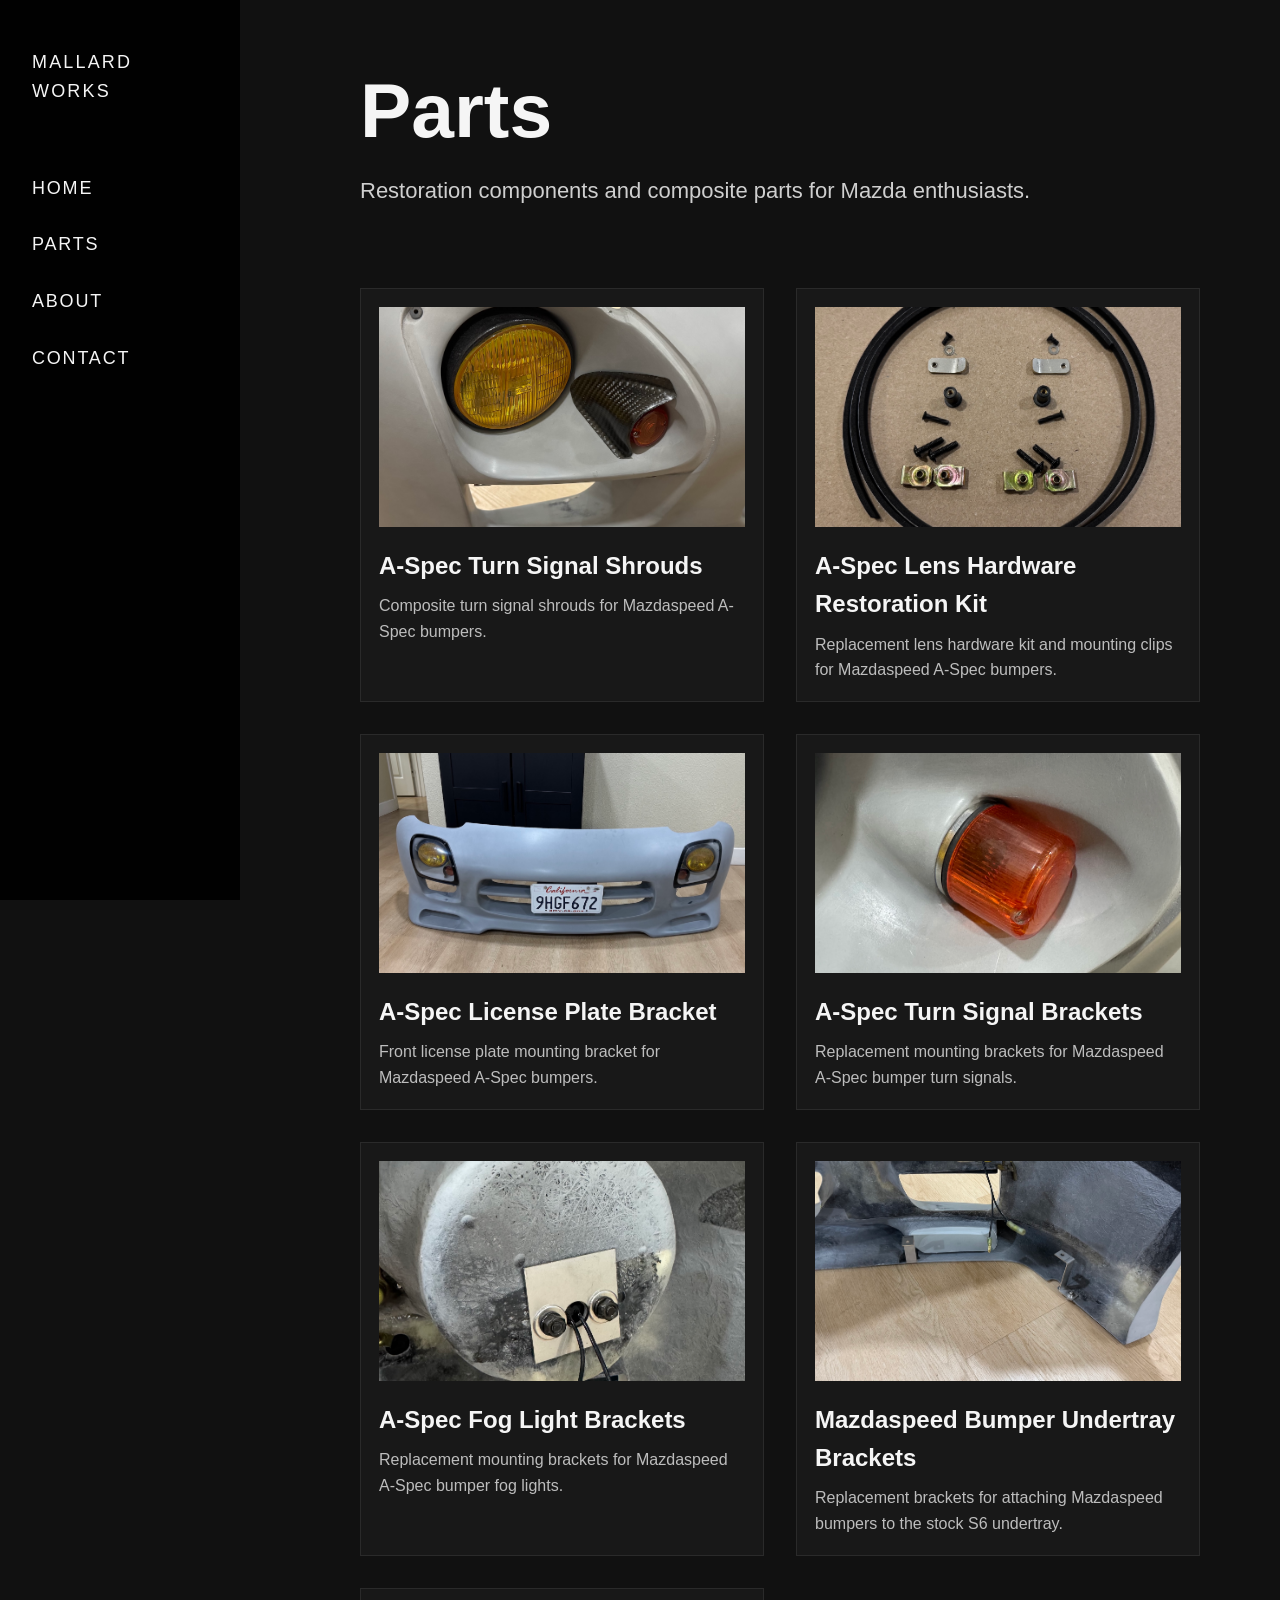
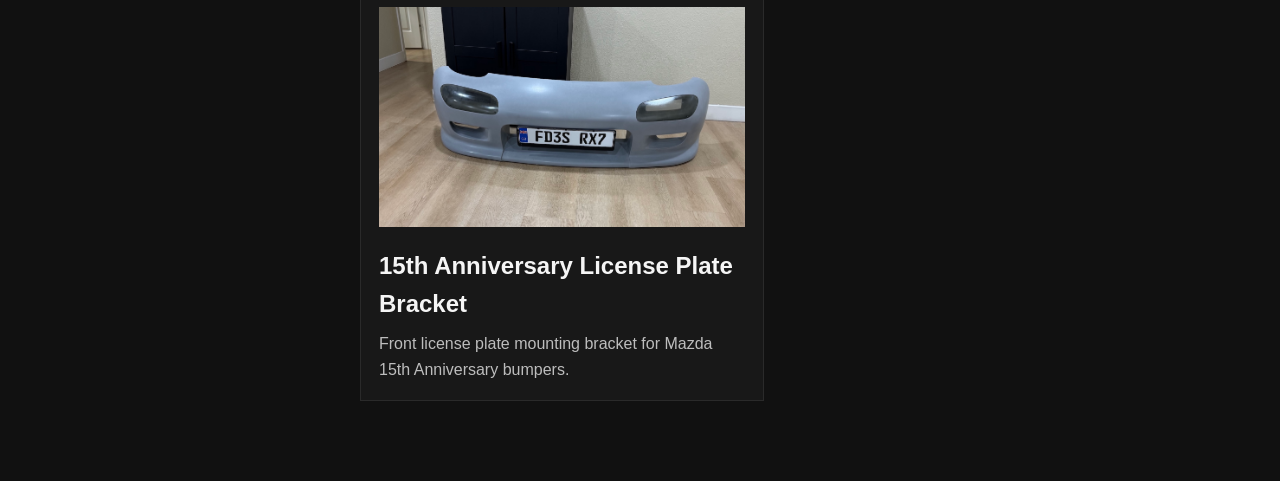
<file: parts/index.html>
<!DOCTYPE html>
<html>
<head>
    <title>Parts | Mallard Works</title>
    <link rel="stylesheet" href="/styles/styles.css">
</head>

<body>
    <nav class="sidebar_nav">
        <div class="sidebar_logo">Mallard<br>Works</div>

        <a href="/index.html">Home</a>
        <a href="/parts/">Parts</a>
        <a href="/about.html">About</a>
        <a href="/contact.html">Contact</a>
    </nav>

    <main class="main_content">
        <section class="page_content">
            <h1>Parts</h1>

            <p class="page_intro">
                Restoration components and composite parts for Mazda enthusiasts.
            </p>

            <div class="parts_grid">
                <a class="part_card" href="/parts/turn-signal-shrouds.html">
                    <img
                        src="/images/turn-signal-shrouds/carbon-shroud-no-lens.jpg"
                        alt="Carbon fiber turn signal shroud"
                    >

                    <h2>A-Spec Turn Signal Shrouds</h2>

                    <p>
                        Composite turn signal shrouds for Mazdaspeed A-Spec bumpers.
                    </p>
                </a>

                <a class="part_card" href="/parts/lens-hardware-restoration-kit.html">
                    <img
                        src="/images/lens-hardware-restoration-kit/lens-restoration-hardware-kit.jpg"
                        alt="Lens hardware restoration kit"
                    >

                    <h2>A-Spec Lens Hardware Restoration Kit</h2>

                    <p>
                        Replacement lens hardware kit and mounting clips for Mazdaspeed A-Spec bumpers.
                    </p>
                </a>

                <a class="part_card" href="/parts/a-spec-license-plate-bracket.html">
                    <img
                        src="/images/a-spec-license-plate-bracket/us-license-plate.jpg"
                        alt="A-Spec license plate bracket with US license plate"
                    >

                    <h2>A-Spec License Plate Bracket</h2>

                    <p>
                        Front license plate mounting bracket for Mazdaspeed A-Spec bumpers.
                    </p>
                </a>

                <a class="part_card" href="/parts/turn-signal-brackets.html">
                    <img
                        src="/images/turn-signal-brackets/turn-signal-bracket-installed.jpg"
                        alt="Turn signal bracket installed"
                    >

                    <h2>A-Spec Turn Signal Brackets</h2>

                    <p>
                        Replacement mounting brackets for Mazdaspeed A-Spec bumper turn signals.
                    </p>
                </a>

                <a class="part_card" href="/parts/fog-light-brackets.html">
                    <img
                        src="/images/fog-light-brackets/fog-light-bracket-installed.jpg"
                        alt="Fog light bracket installed"
                    >

                    <h2>A-Spec Fog Light Brackets</h2>

                    <p>
                        Replacement mounting brackets for Mazdaspeed A-Spec bumper fog lights.
                    </p>
                </a>

                <a class="part_card" href="/parts/undertray-brackets.html">
                    <img
                        src="/images/undertray-brackets/undertray-bracket-installed.jpg"
                        alt="Undertray bracket installed"
                    >

                    <h2>Mazdaspeed Bumper Undertray Brackets</h2>

                    <p>
                        Replacement brackets for attaching Mazdaspeed bumpers to the stock S6 undertray.
                    </p>
                </a>

                <a class="part_card" href="/parts/15th-anniversary-license-plate-bracket.html">
                    <img
                        src="/images/15th-anniversary-license-plate-bracket/uk-license-plate.jpg"
                        alt="15th Anniversary license plate bracket with UK license plate"
                    >

                    <h2>15th Anniversary License Plate Bracket</h2>

                    <p>
                        Front license plate mounting bracket for Mazda 15th Anniversary bumpers.
                    </p>
                </a>
            </div>
        </section>
    </main>
</body>
</html>
</file>
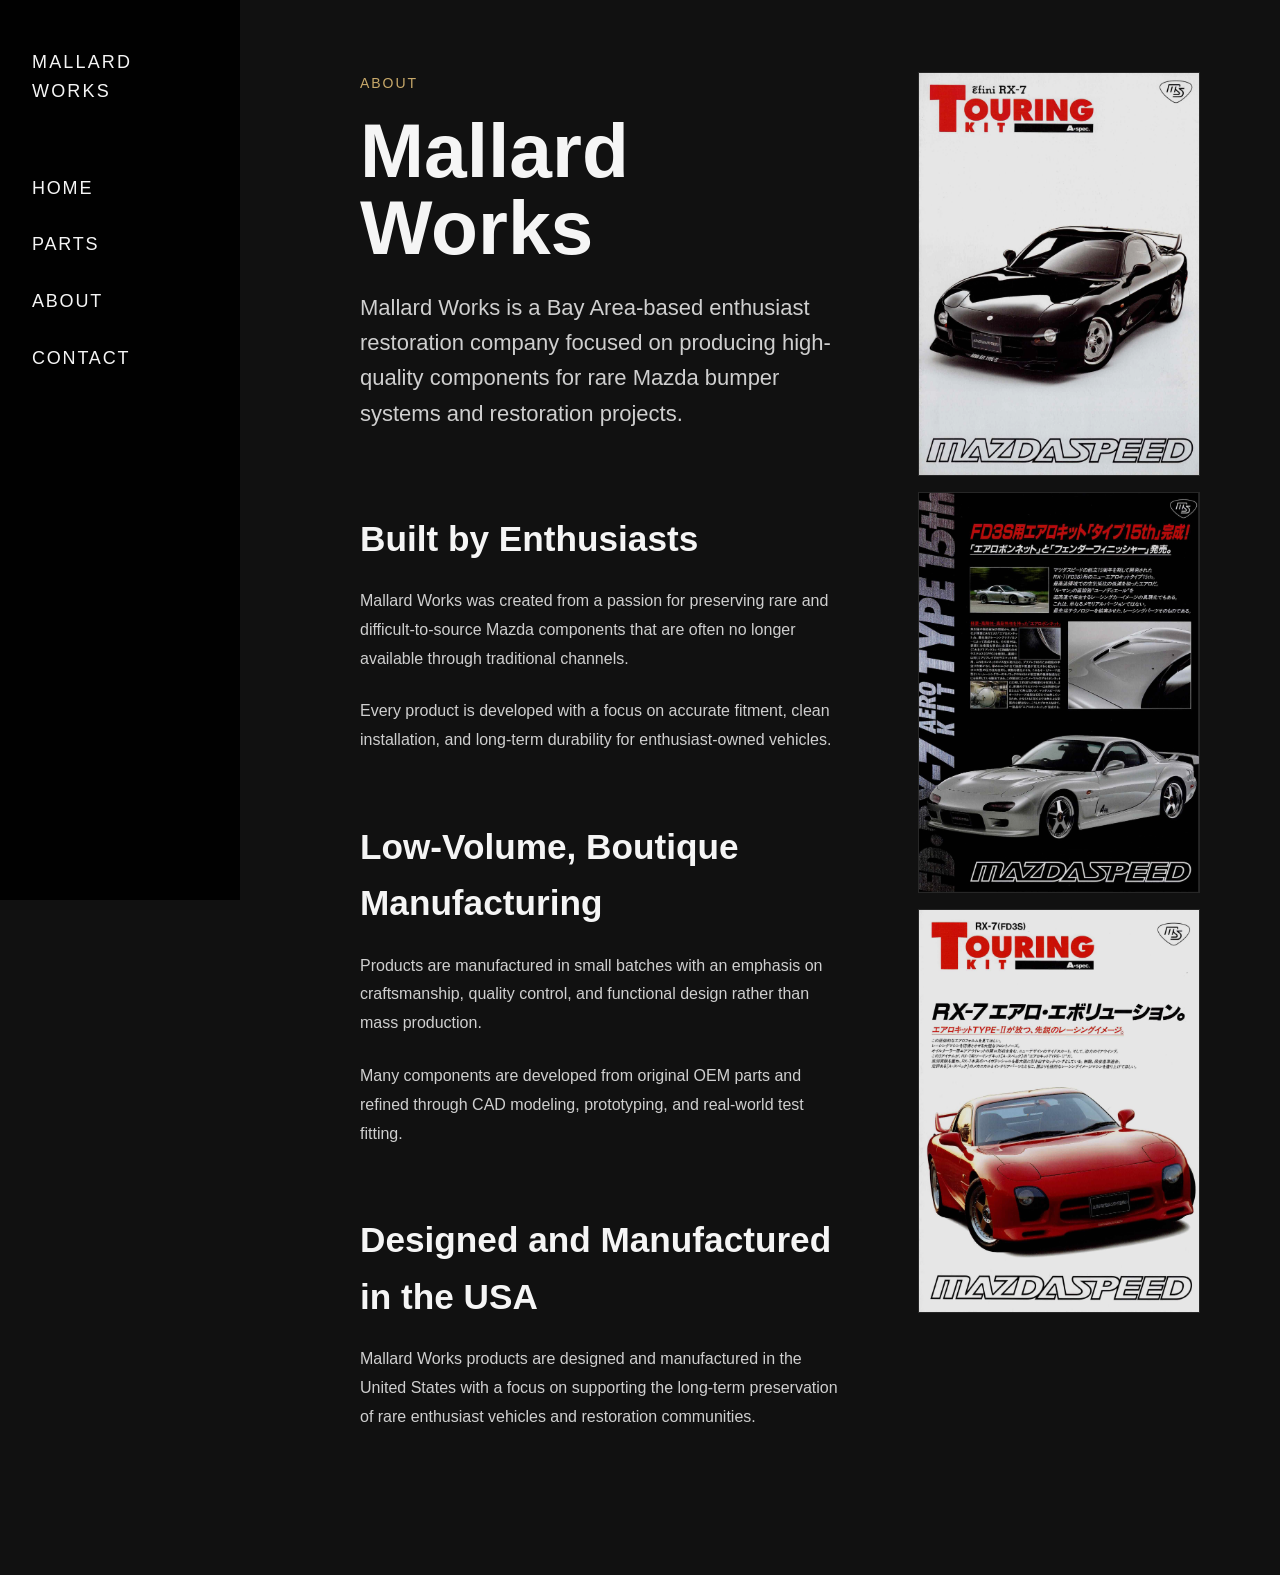
<file: about.html>
<!DOCTYPE html>
<html>
<head>
    <title>About | Mallard Works</title>
    <link rel="stylesheet" href="/styles/styles.css">
</head>

<body>
    <nav class="sidebar_nav">
        <div class="sidebar_logo">Mallard<br>Works</div>

        <a href="/index.html">Home</a>
        <a href="/parts/">Parts</a>
        <a href="/about.html">About</a>
        <a href="/contact.html">Contact</a>
    </nav>

    <main class="main_content">
        <section class="content_with_image">
            <div class="page_content">
                <p class="eyebrow">About</p>

                <h1>Mallard Works</h1>

                <p class="page_intro">
                    Mallard Works is a Bay Area-based enthusiast restoration company focused on producing high-quality components for rare Mazda bumper systems and restoration projects.
                </p>

                <div class="content_section">
                    <h2>Built by Enthusiasts</h2>

                    <p>
                        Mallard Works was created from a passion for preserving rare and difficult-to-source Mazda components that are often no longer available through traditional channels.
                    </p>

                    <p>
                        Every product is developed with a focus on accurate fitment, clean installation, and long-term durability for enthusiast-owned vehicles.
                    </p>
                </div>

                <div class="content_section">
                    <h2>Low-Volume, Boutique Manufacturing</h2>

                    <p>
                        Products are manufactured in small batches with an emphasis on craftsmanship, quality control, and functional design rather than mass production.
                    </p>

                    <p>
                        Many components are developed from original OEM parts and refined through CAD modeling, prototyping, and real-world test fitting.
                    </p>
                </div>

                <div class="content_section">
                    <h2>Designed and Manufactured in the USA</h2>

                    <p>
                        Mallard Works products are designed and manufactured in the United States with a focus on supporting the long-term preservation of rare enthusiast vehicles and restoration communities.
                    </p>
                </div>
            </div>

            <aside class="heritage_image_panel">
                <img
                    src="/images/A-Spec-Black.jpg"
                    alt="Vintage Mazdaspeed A-Spec brochure"
                >
                <img
                    src="/images/15th-anniversary.jpg"
                    alt="Vintage Mazdaspeed A-Spec brochure"
                >
                <img
                    src="/images/A-Spec-Red.jpg"
                    alt="Vintage Mazdaspeed A-Spec brochure"
                >
            </aside>
        </section>
    </main>
</body>
</html>
</file>
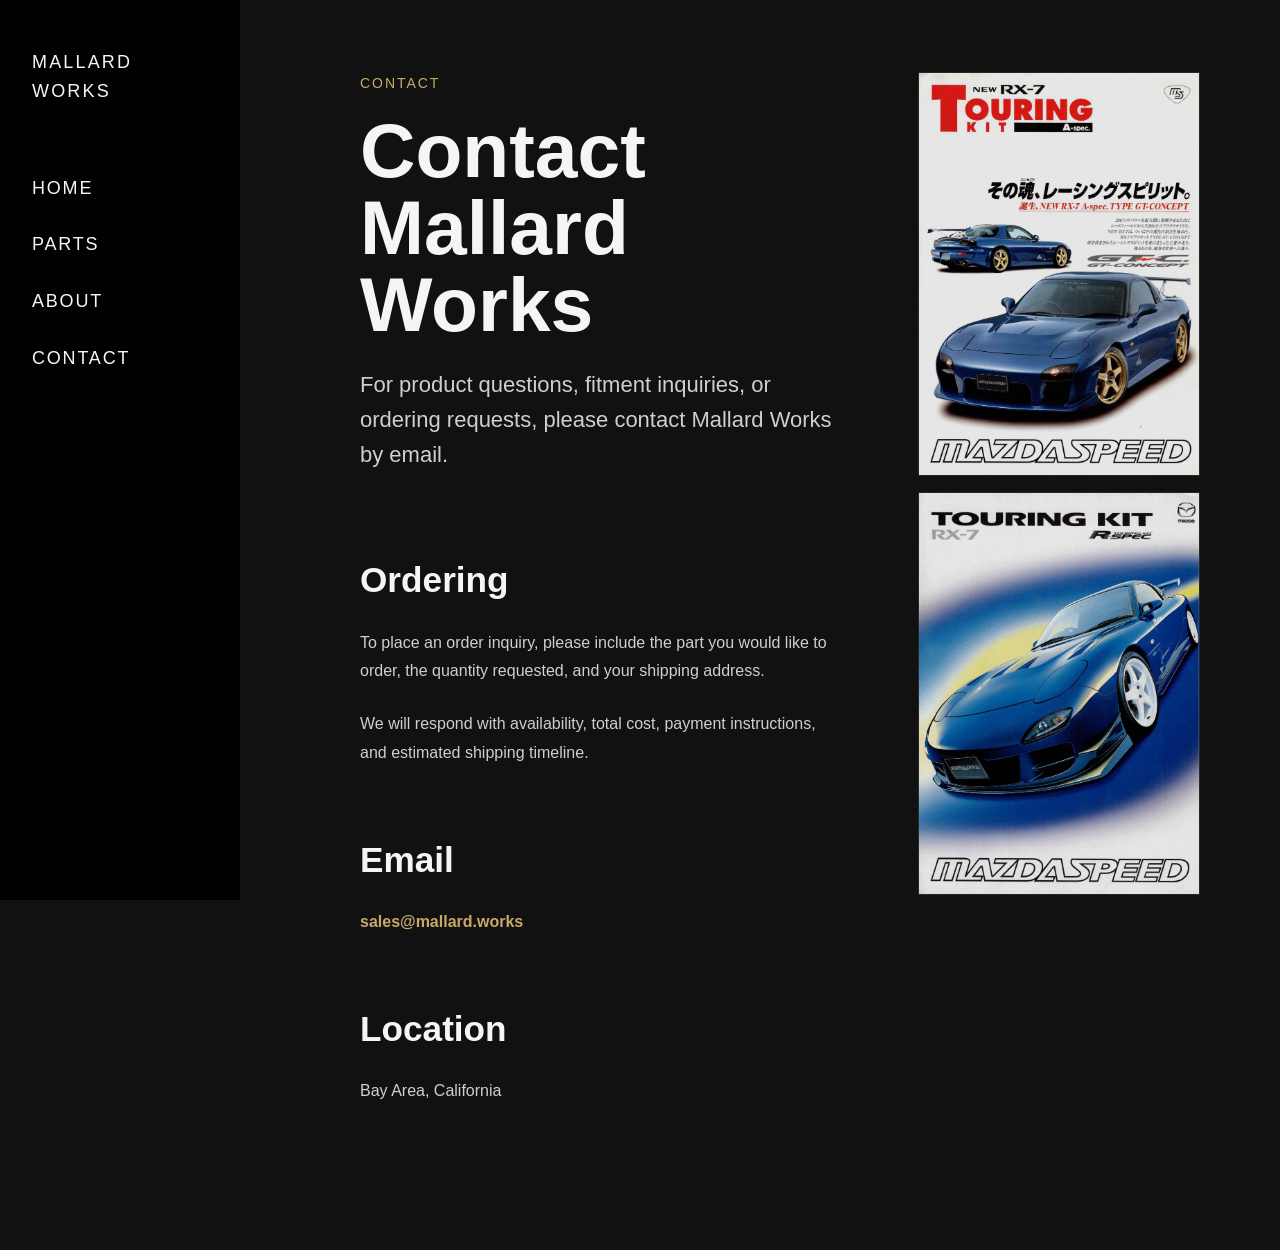
<file: contact.html>
<!DOCTYPE html>
<html>
<head>
    <title>Contact | Mallard Works</title>
    <link rel="stylesheet" href="/styles/styles.css">
</head>

<body>
    <nav class="sidebar_nav">
        <div class="sidebar_logo">Mallard<br>Works</div>

        <a href="/index.html">Home</a>
        <a href="/parts/">Parts</a>
        <a href="/about.html">About</a>
        <a href="/contact.html">Contact</a>
    </nav>

    <main class="main_content">
        <section class="content_with_image">
            <div class="page_content">
                <p class="eyebrow">Contact</p>

                <h1>Contact Mallard Works</h1>

                <p class="page_intro">
                    For product questions, fitment inquiries, or ordering requests, please contact Mallard Works by email.
                </p>

                <div class="content_section">
                    <h2>Ordering</h2>

                    <p>
                        To place an order inquiry, please include the part you would like to order, the quantity requested, and your shipping address.
                    </p>

                    <p>
                        We will respond with availability, total cost, payment instructions, and estimated shipping timeline.
                    </p>
                </div>

                <div class="content_section">
                    <h2>Email</h2>

                    <p>
                        <a class="text_link" href="mailto:sales@mallard.works">
                            sales@mallard.works
                        </a>
                    </p>
                </div>

                <div class="content_section">
                    <h2>Location</h2>

                    <p>
                        Bay Area, California
                    </p>
                </div>
            </div>

            <aside class="heritage_image_panel">
                <img
                    src="/images/GT-C.jpg"
                    alt="Vintage Mazdaspeed R-Spec brochure"
                >
                <img
                    src="/images/R-Spec.jpg"
                    alt="Vintage Mazdaspeed R-Spec brochure"
                >
            </aside>
        </section>
    </main>
</body>
</html>
</file>
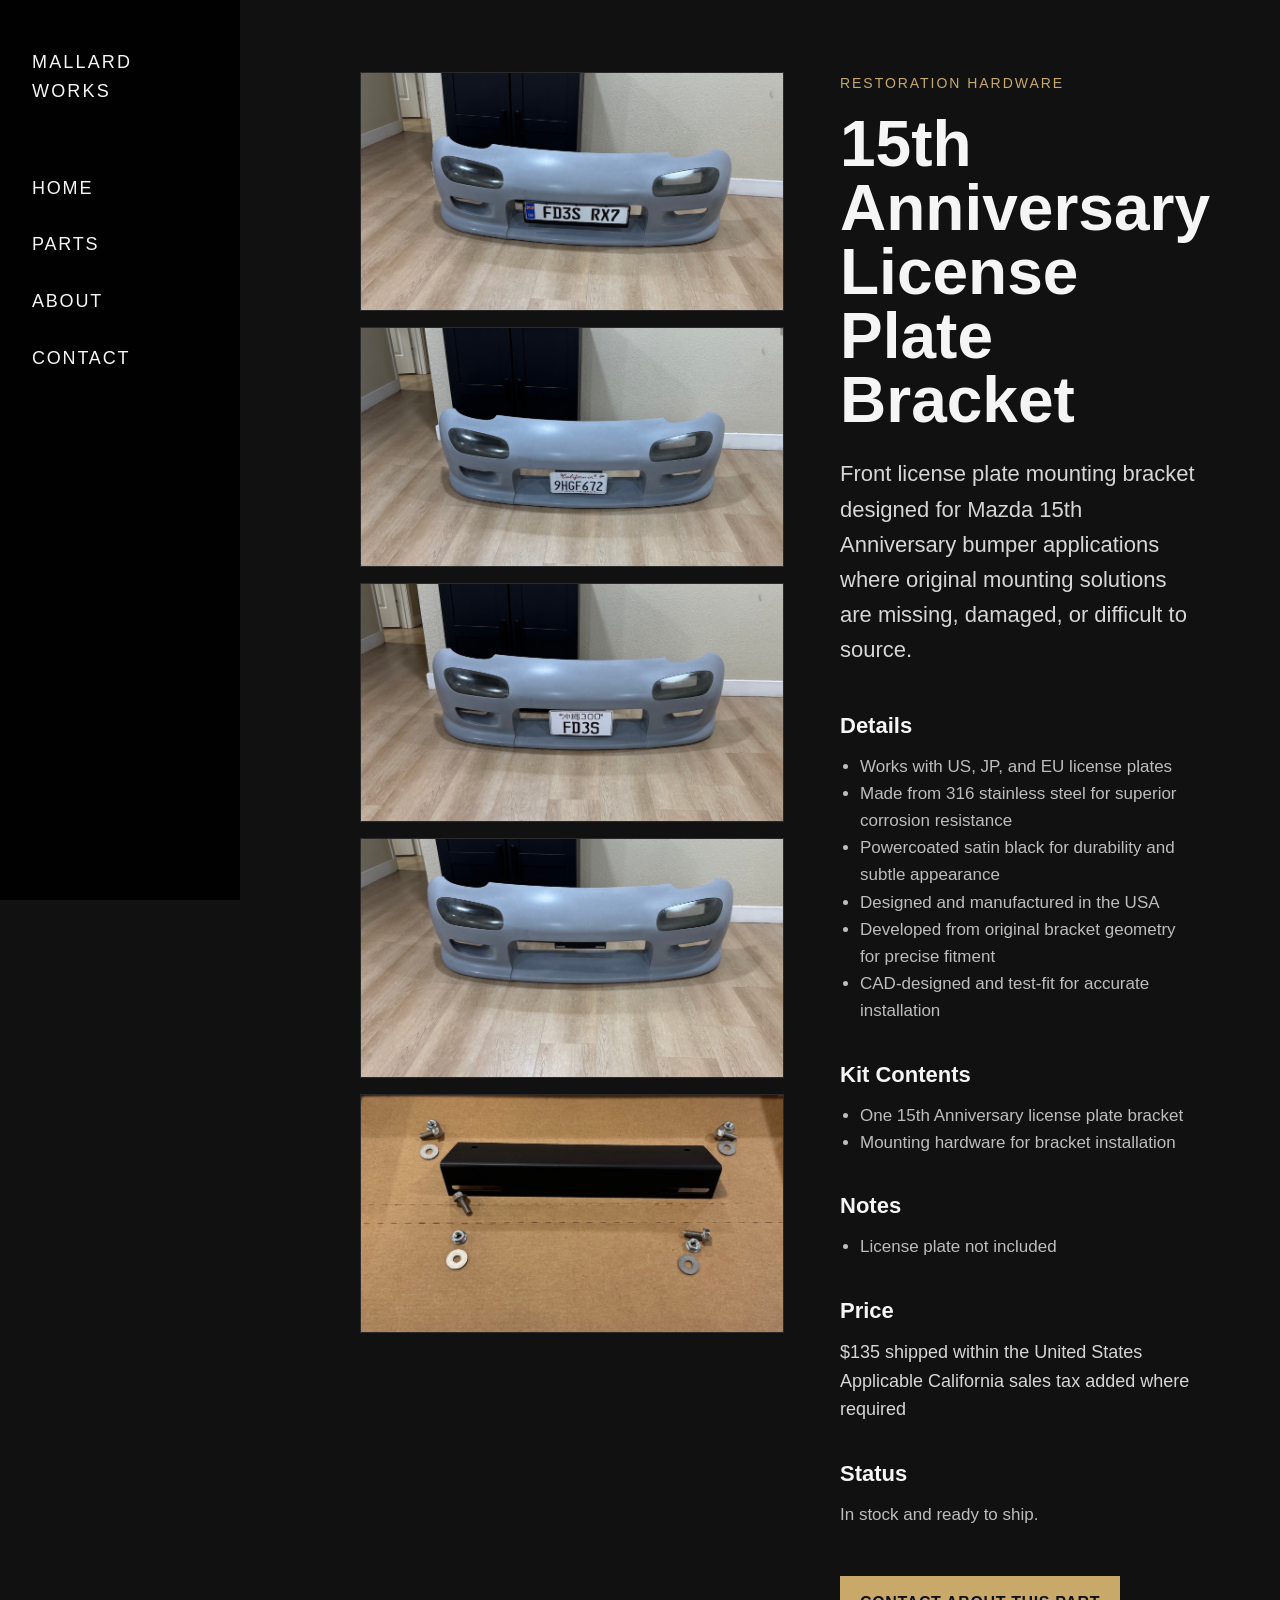
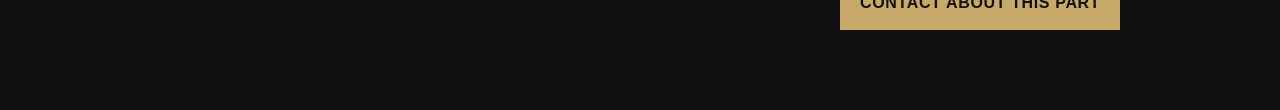
<file: parts/15th-anniversary-license-plate-bracket.html>
<!DOCTYPE html>
<html>
<head>
    <title>15th Anniversary License Plate Bracket | Mallard Works</title>
    <link rel="stylesheet" href="/styles/styles.css">
</head>

<body>
    <nav class="sidebar_nav">
        <div class="sidebar_logo">Mallard<br>Works</div>

        <a href="/index.html">Home</a>
        <a href="/parts/">Parts</a>
        <a href="/about.html">About</a>
        <a href="/contact.html">Contact</a>
    </nav>

    <main class="main_content">
        <section class="product_page">
            <div class="product_gallery">
                <img
                    class="product_main_image"
                    img src="/images/15th-anniversary-license-plate-bracket/uk-license-plate.jpg" 
                    alt="15th Anniversary license plate bracket with UK license plate"
                >

                <div class="product_thumbnail_row">
                    <img src="/images/15th-anniversary-license-plate-bracket/us-license-plate.jpg" alt="15th Anniversary license plate bracket with US license plate">
                    <img src="/images/15th-anniversary-license-plate-bracket/jp-license-plate.jpg" alt="15th Anniversary license plate bracket with Japanese license plate">
                    <img src="/images/15th-anniversary-license-plate-bracket/bracket-no-plate.jpg" alt="15th Anniversary license plate bracket without plate">
                    <img src="/images/15th-anniversary-license-plate-bracket/license-plate-bracket-kit.jpg" alt="15th Anniversary license plate bracket kit contents">
                </div>
            </div>

            <div class="product_details">
                <p class="eyebrow">Restoration Hardware</p>

                <h1>15th Anniversary License Plate Bracket</h1>

                <p class="product_summary">
                    Front license plate mounting bracket designed for Mazda 15th Anniversary bumper applications where original mounting solutions are missing, damaged, or difficult to source.
                </p>

                <div class="product_section">
                    <h2>Details</h2>

                    <ul>
                        <li>Works with US, JP, and EU license plates</li>
                        <li>Made from 316 stainless steel for superior corrosion resistance</li>
                        <li>Powercoated satin black for durability and subtle appearance</li>
                        <li>Designed and manufactured in the USA</li>
                        <li>Developed from original bracket geometry for precise fitment</li>
                        <li>CAD-designed and test-fit for accurate installation</li>
                    </ul>
                </div>

                <div class="product_section">
                    <h2>Kit Contents</h2>

                    <ul>
                        <li>One 15th Anniversary license plate bracket</li>
                        <li>Mounting hardware for bracket installation</li>
                    </ul>
                </div>

                <div class="product_section">
                    <h2>Notes</h2>

                    <ul>
                        <li>License plate not included</li>
                    </ul>
                </div>

               <div class="product_section product_shipping_note">
                    <h2>Price</h2>

                    <p>
                        $135 shipped within the United States<br>
                        Applicable California sales tax added where required
                    </p>
                </div>

                <div class="product_section">
                    <h2>Status</h2>

                    <p>
                        In stock and ready to ship.
                    </p>
                </div>

                <a class="product_cta" href="/contact.html">
                    Contact About This Part
                </a>
            </div>
        </section>
    </main>
</body>
</html>
</file>
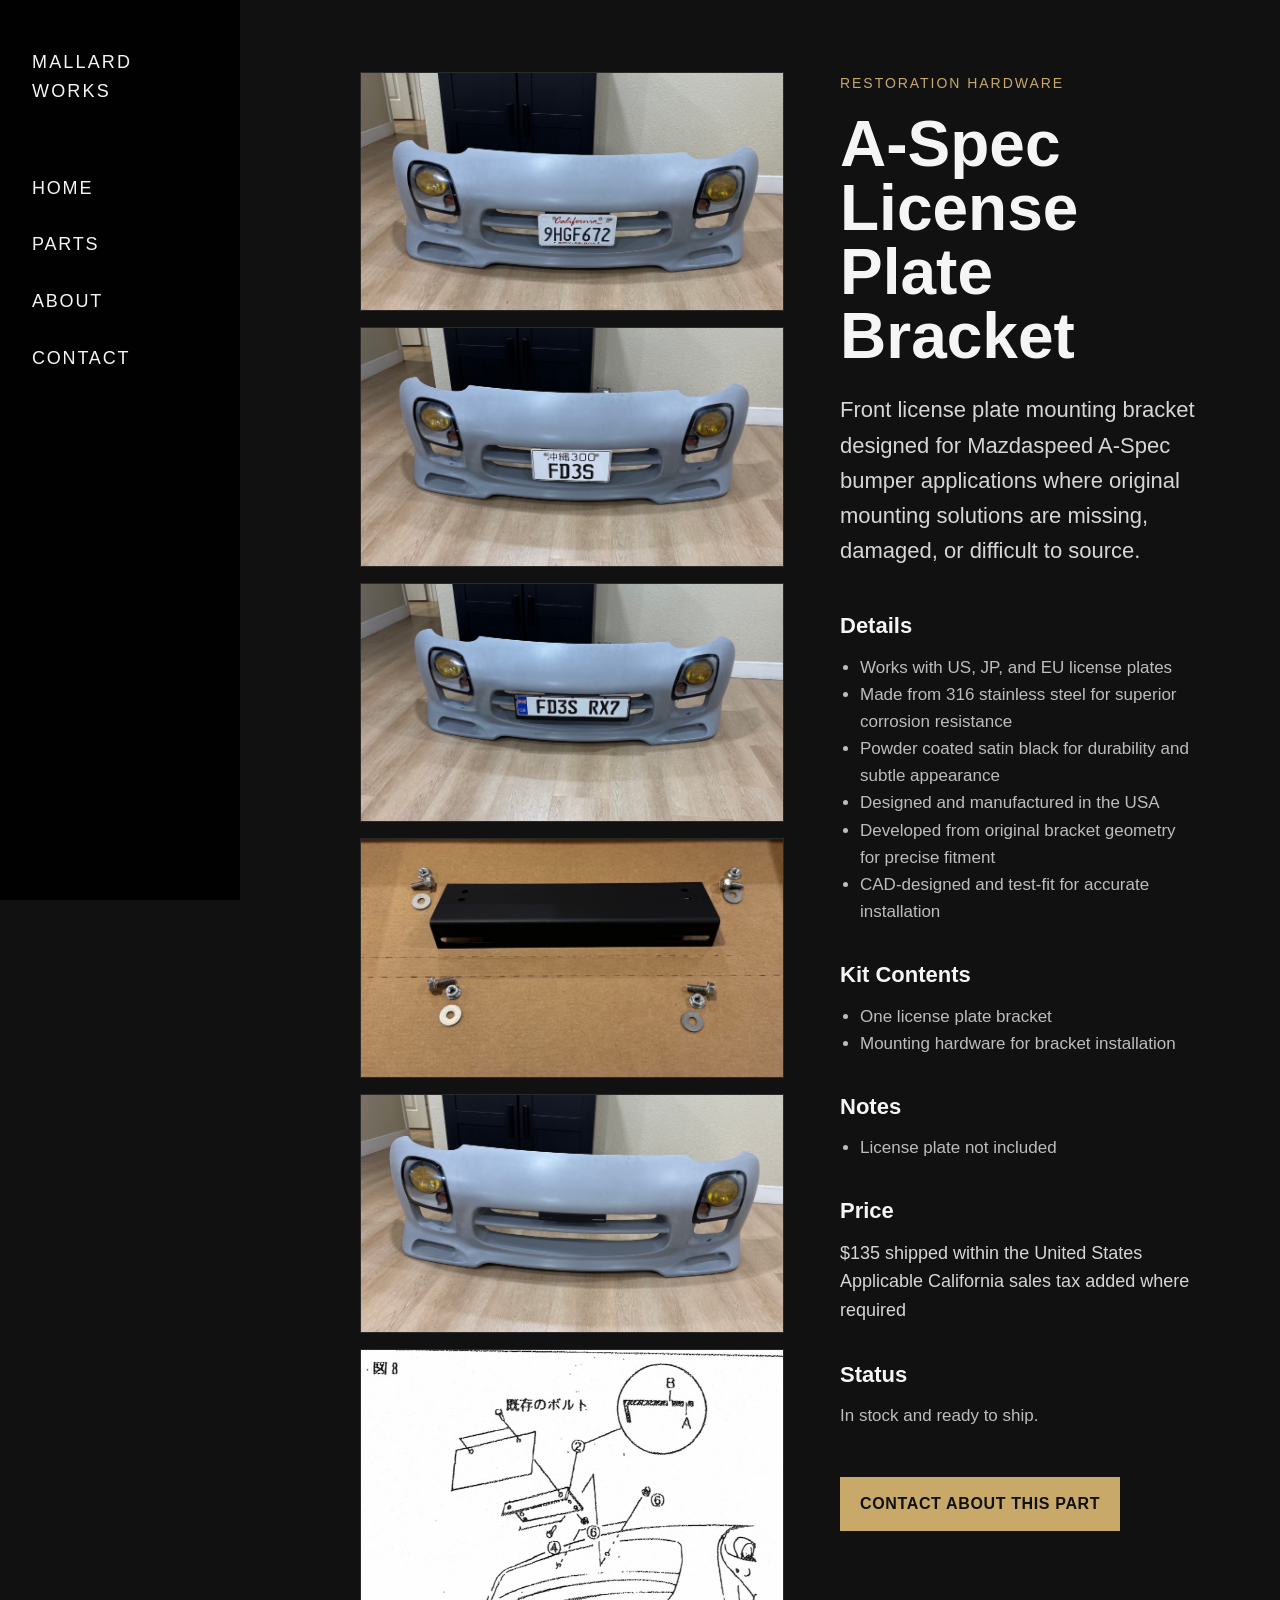
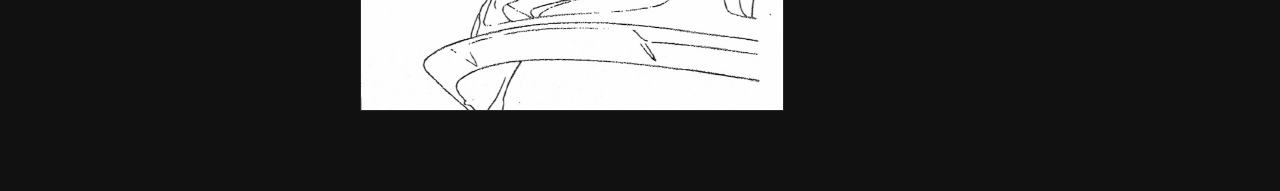
<file: parts/a-spec-license-plate-bracket.html>
<!DOCTYPE html>
<html>
<head>
    <title>A-Spec License Plate Bracket | Mallard Works</title>
    <link rel="stylesheet" href="/styles/styles.css">
</head>

<body>
    <nav class="sidebar_nav">
        <div class="sidebar_logo">Mallard<br>Works</div>

        <a href="/index.html">Home</a>
        <a href="/parts/">Parts</a>
        <a href="/about.html">About</a>
        <a href="/contact.html">Contact</a>
    </nav>

    <main class="main_content">
        <section class="product_page">
            <div class="product_gallery">
                <img
                    class="product_main_image"
                    src="/images/a-spec-license-plate-bracket/us-license-plate.jpg"
                    alt="A-Spec license plate bracket with US license plate"
                >

                <div class="product_thumbnail_row">
                    <img src="/images/a-spec-license-plate-bracket/jp-license-plate.jpg" alt="A-Spec license plate bracket with Japanese license plate">
                    <img src="/images/a-spec-license-plate-bracket/uk-license-plate.jpg" alt="A-Spec license plate bracket with UK license plate">
                    <img src="/images/a-spec-license-plate-bracket/license-plate-bracket-kit.jpg" alt="A-Spec license plate bracket kit contents">
                    <img src="/images/a-spec-license-plate-bracket/bracket-no-plate.jpg" alt="A-Spec license plate bracket without plate">
                    <img src="/images/a-spec-license-plate-bracket/bracket-diagram.jpg" alt="A-Spec license plate bracket diagram">
                </div>
            </div>

            <div class="product_details">
                <p class="eyebrow">Restoration Hardware</p>

                <h1>A-Spec License Plate Bracket</h1>

                <p class="product_summary">
                    Front license plate mounting bracket designed for Mazdaspeed A-Spec bumper applications where original mounting solutions are missing, damaged, or difficult to source.
                </p>

                <div class="product_section">
                    <h2>Details</h2>

                    <ul>
                        <li>Works with US, JP, and EU license plates</li>
                        <li>Made from 316 stainless steel for superior corrosion resistance</li>
                        <li>Powder coated satin black for durability and subtle appearance</li>
                        <li>Designed and manufactured in the USA</li>
                        <li>Developed from original bracket geometry for precise fitment</li>
                        <li>CAD-designed and test-fit for accurate installation</li>
                    </ul>
                </div>

                <div class="product_section">
                    <h2>Kit Contents</h2>

                    <ul>
                        <li>One license plate bracket</li>
                        <li>Mounting hardware for bracket installation</li>
                    </ul>
                </div>

                <div class="product_section">
                    <h2>Notes</h2>

                    <ul>
                        <li>License plate not included</li>
                    </ul>
                </div>

               <div class="product_section product_shipping_note">
                    <h2>Price</h2>

                    <p>
                        $135 shipped within the United States<br>
                        Applicable California sales tax added where required
                    </p>
                </div>

                <div class="product_section">
                    <h2>Status</h2>

                    <p>
                        In stock and ready to ship.
                    </p>
                </div>

                <a class="product_cta" href="/contact.html">
                    Contact About This Part
                </a>
            </div>
        </section>
    </main>
</body>
</html>
</file>
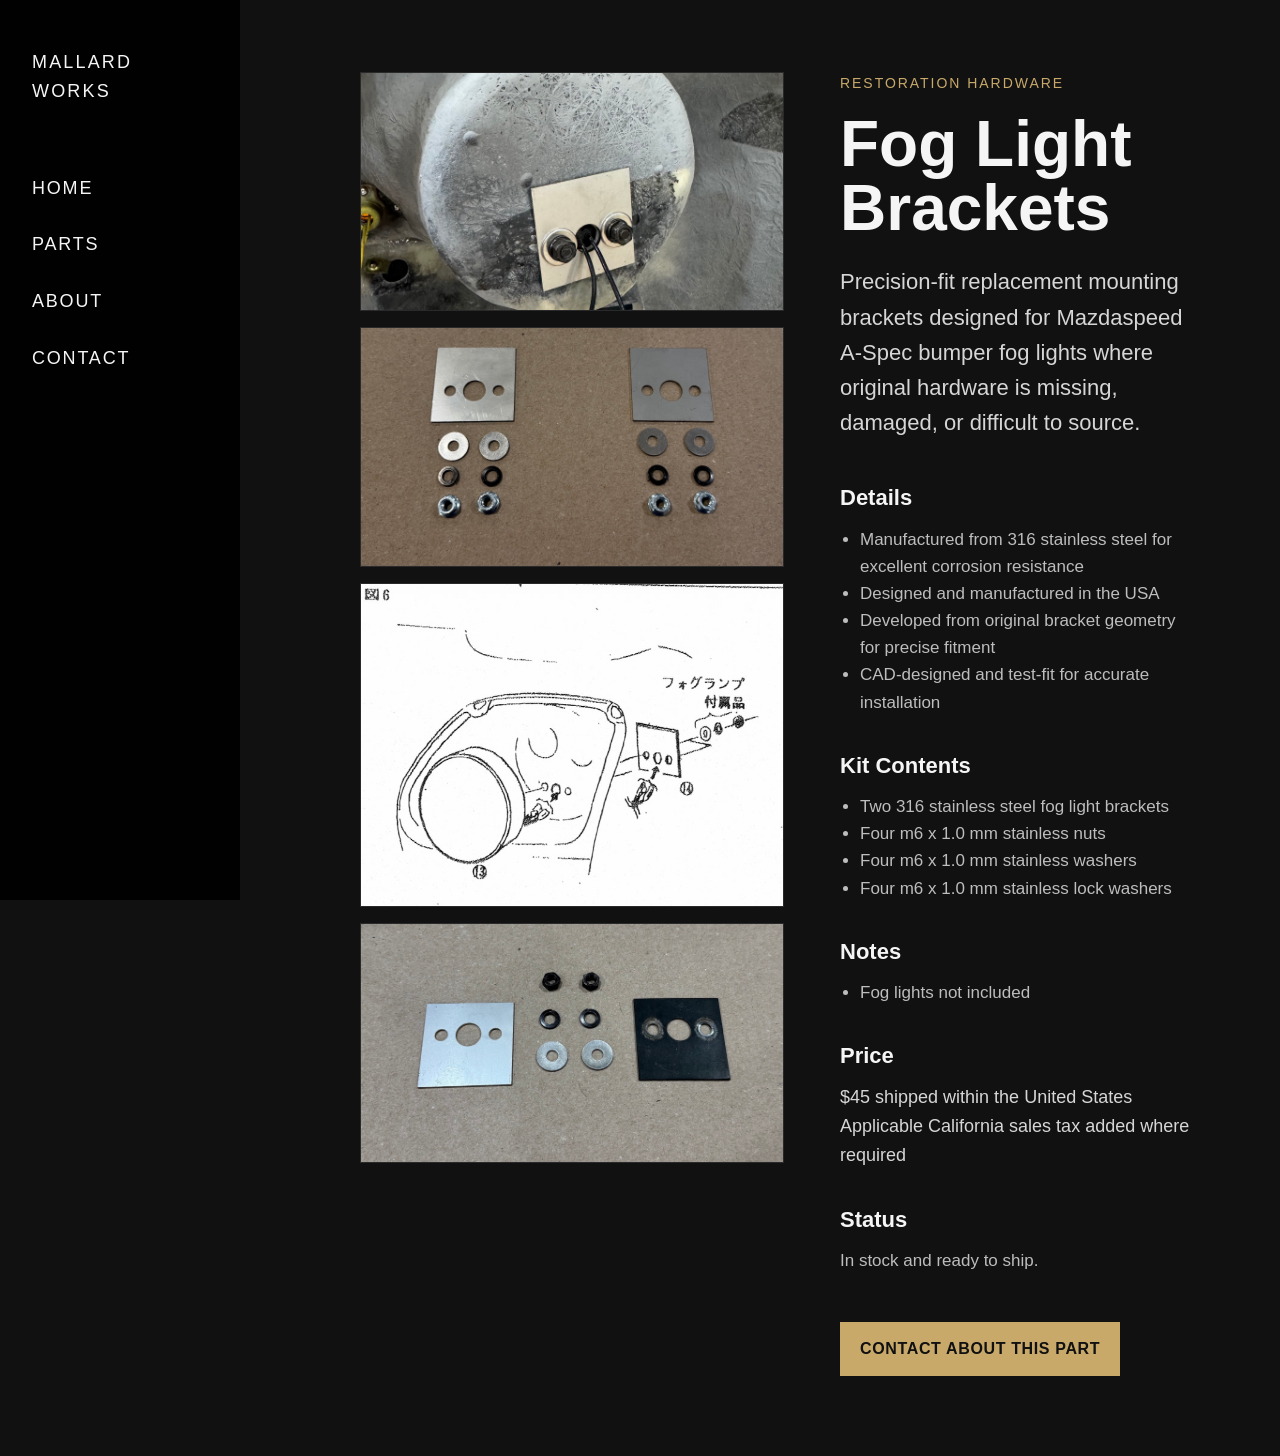
<file: parts/fog-light-brackets.html>
<!DOCTYPE html>
<html>
<head>
    <title>Fog Light Brackets | Mallard Works</title>
    <link rel="stylesheet" href="/styles/styles.css">
</head>

<body>
    <nav class="sidebar_nav">
        <div class="sidebar_logo">Mallard<br>Works</div>

        <a href="/index.html">Home</a>
        <a href="/parts/">Parts</a>
        <a href="/about.html">About</a>
        <a href="/contact.html">Contact</a>
    </nav>

    <main class="main_content">
        <section class="product_page">
            <div class="product_gallery">
                <img
                    class="product_main_image"
                    src="/images/fog-light-brackets/fog-light-bracket-installed.jpg"
                    alt="Fog light bracket installed"
                >

                <div class="product_thumbnail_row">
                    <img src="/images/fog-light-brackets/fog-light-bracket-kit.jpg" alt="Fog light bracket kit components">

                    <img src="/images/fog-light-brackets/fog-light-bracket-diagram.jpg" alt="Fog light bracket technical diagram">

                    <img src="/images/fog-light-brackets/fog-light-bracket-comparison.jpg" alt="Fog light bracket comparison">
                </div>
            </div>

            <div class="product_details">
                <p class="eyebrow">Restoration Hardware</p>

                <h1>Fog Light Brackets</h1>

                <p class="product_summary">
                    Precision-fit replacement mounting brackets designed for Mazdaspeed A-Spec bumper fog lights where original hardware is missing, damaged, or difficult to source.
                </p>

                <div class="product_section">
                    <h2>Details</h2>

                    <ul>
                        <li>Manufactured from 316 stainless steel for excellent corrosion resistance</li>
                        <li>Designed and manufactured in the USA</li>
                        <li>Developed from original bracket geometry for precise fitment</li>
                        <li>CAD-designed and test-fit for accurate installation</li>
                    </ul>
                </div>

                <div class="product_section">
                    <h2>Kit Contents</h2>

                    <ul>
                        <li>Two 316 stainless steel fog light brackets</li>
                        <li>Four m6 x 1.0 mm stainless nuts</li>
                        <li>Four m6 x 1.0 mm stainless washers</li>
                        <li>Four m6 x 1.0 mm stainless lock washers</li>
                    </ul>
                </div>

                <div class="product_section">
                    <h2>Notes</h2>

                    <ul>
                        <li>Fog lights not included</li>
                    </ul>
                </div>

               <div class="product_section product_shipping_note">
                    <h2>Price</h2>

                    <p>
                        $45 shipped within the United States<br>
                        Applicable California sales tax added where required
                    </p>
                </div>

                <div class="product_section">
                    <h2>Status</h2>

                    <p>
                        In stock and ready to ship.
                    </p>
                </div>

                <a class="product_cta" href="/contact.html">
                    Contact About This Part
                </a>
            </div>
        </section>
    </main>
</body>
</html>
</file>
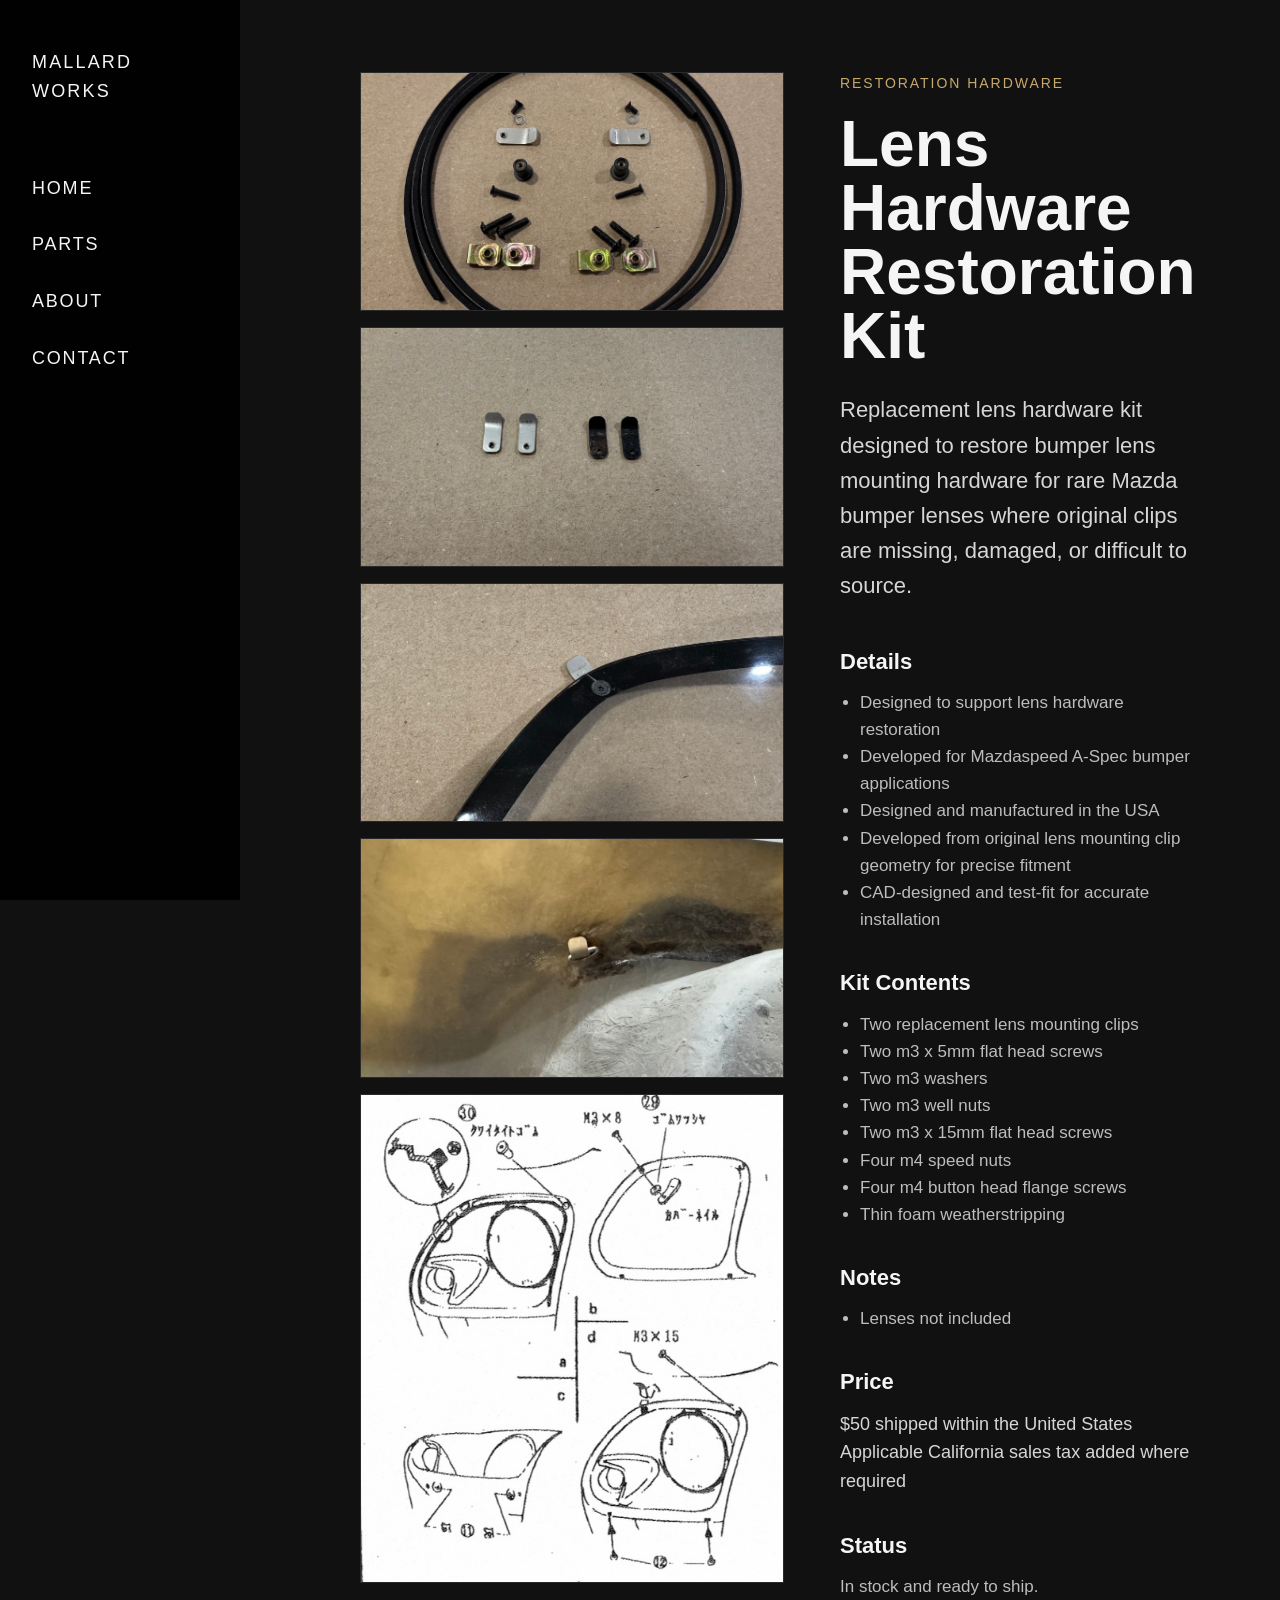
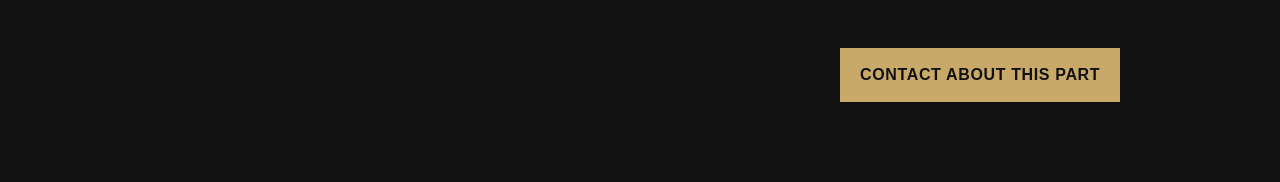
<file: parts/lens-hardware-restoration-kit.html>
<!DOCTYPE html>
<html>
<head>
    <title>Lens Hardware Restoration Kit | Mallard Works</title>
    <link rel="stylesheet" href="/styles/styles.css">
</head>

<body>
    <nav class="sidebar_nav">
        <div class="sidebar_logo">Mallard<br>Works</div>

        <a href="/index.html">Home</a>
        <a href="/parts/">Parts</a>
        <a href="/about.html">About</a>
        <a href="/contact.html">Contact</a>
    </nav>

    <main class="main_content">
        <section class="product_page">
            <div class="product_gallery">
                <img
                    class="product_main_image"
                    src="/images/lens-hardware-restoration-kit/lens-restoration-hardware-kit.jpg"
                    alt="Lens hardware restoration kit"
                >

                <div class="product_thumbnail_row">
                    <img src="/images/lens-hardware-restoration-kit/original-clip-comparison.jpg" alt="Original clip comparison">
                    <img src="/images/lens-hardware-restoration-kit/clip-on-lens.jpg" alt="Restoration clip installed on lens">
                    <img src="/images/lens-hardware-restoration-kit/clip-in-bumper.jpg" alt="Restoration clip installed in bumper">
                    <img src="/images/lens-hardware-restoration-kit/lens-diagram.jpg" alt="Lens hardware diagram">
                </div>
            </div>

            <div class="product_details">
                <p class="eyebrow">Restoration Hardware</p>

                <h1>Lens Hardware Restoration Kit</h1>

                <p class="product_summary">
                    Replacement lens hardware kit designed to restore bumper lens mounting hardware for rare Mazda bumper lenses where original clips are missing, damaged, or difficult to source.
                </p>

                <div class="product_section">
                    <h2>Details</h2>

                    <ul>
                        <li>Designed to support lens hardware restoration</li>
                        <li>Developed for Mazdaspeed A-Spec bumper applications</li>
                        <li>Designed and manufactured in the USA</li>
                        <li>Developed from original lens mounting clip geometry for precise fitment</li>
                        <li>CAD-designed and test-fit for accurate installation</li>
                    </ul>
                </div>

                <div class="product_section">
                    <h2>Kit Contents</h2>

                    <ul>
                        <li>Two replacement lens mounting clips</li>
                        <li>Two m3 x 5mm flat head screws</li>
                        <li>Two m3 washers</li>
                        <li>Two m3 well nuts</li>
                        <li>Two m3 x 15mm flat head screws</li>
                        <li>Four m4 speed nuts</li>
                        <li>Four m4 button head flange screws</li>
                        <li>Thin foam weatherstripping</li>
                    </ul>
                </div>

                <div class="product_section">
                    <h2>Notes</h2>

                    <ul>
                        <li>Lenses not included</li>
                    </ul>
                </div>

                <div class="product_section product_shipping_note">
                    <h2>Price</h2>

                    <p>
                        $50 shipped within the United States<br>
                        Applicable California sales tax added where required
                    </p>
                </div>

                <div class="product_section">
                    <h2>Status</h2>

                    <p>
                        In stock and ready to ship.
                    </p>
                </div>

                <a class="product_cta" href="/contact.html">
                    Contact About This Part
                </a>
            </div>
        </section>
    </main>
</body>
</html>
</file>
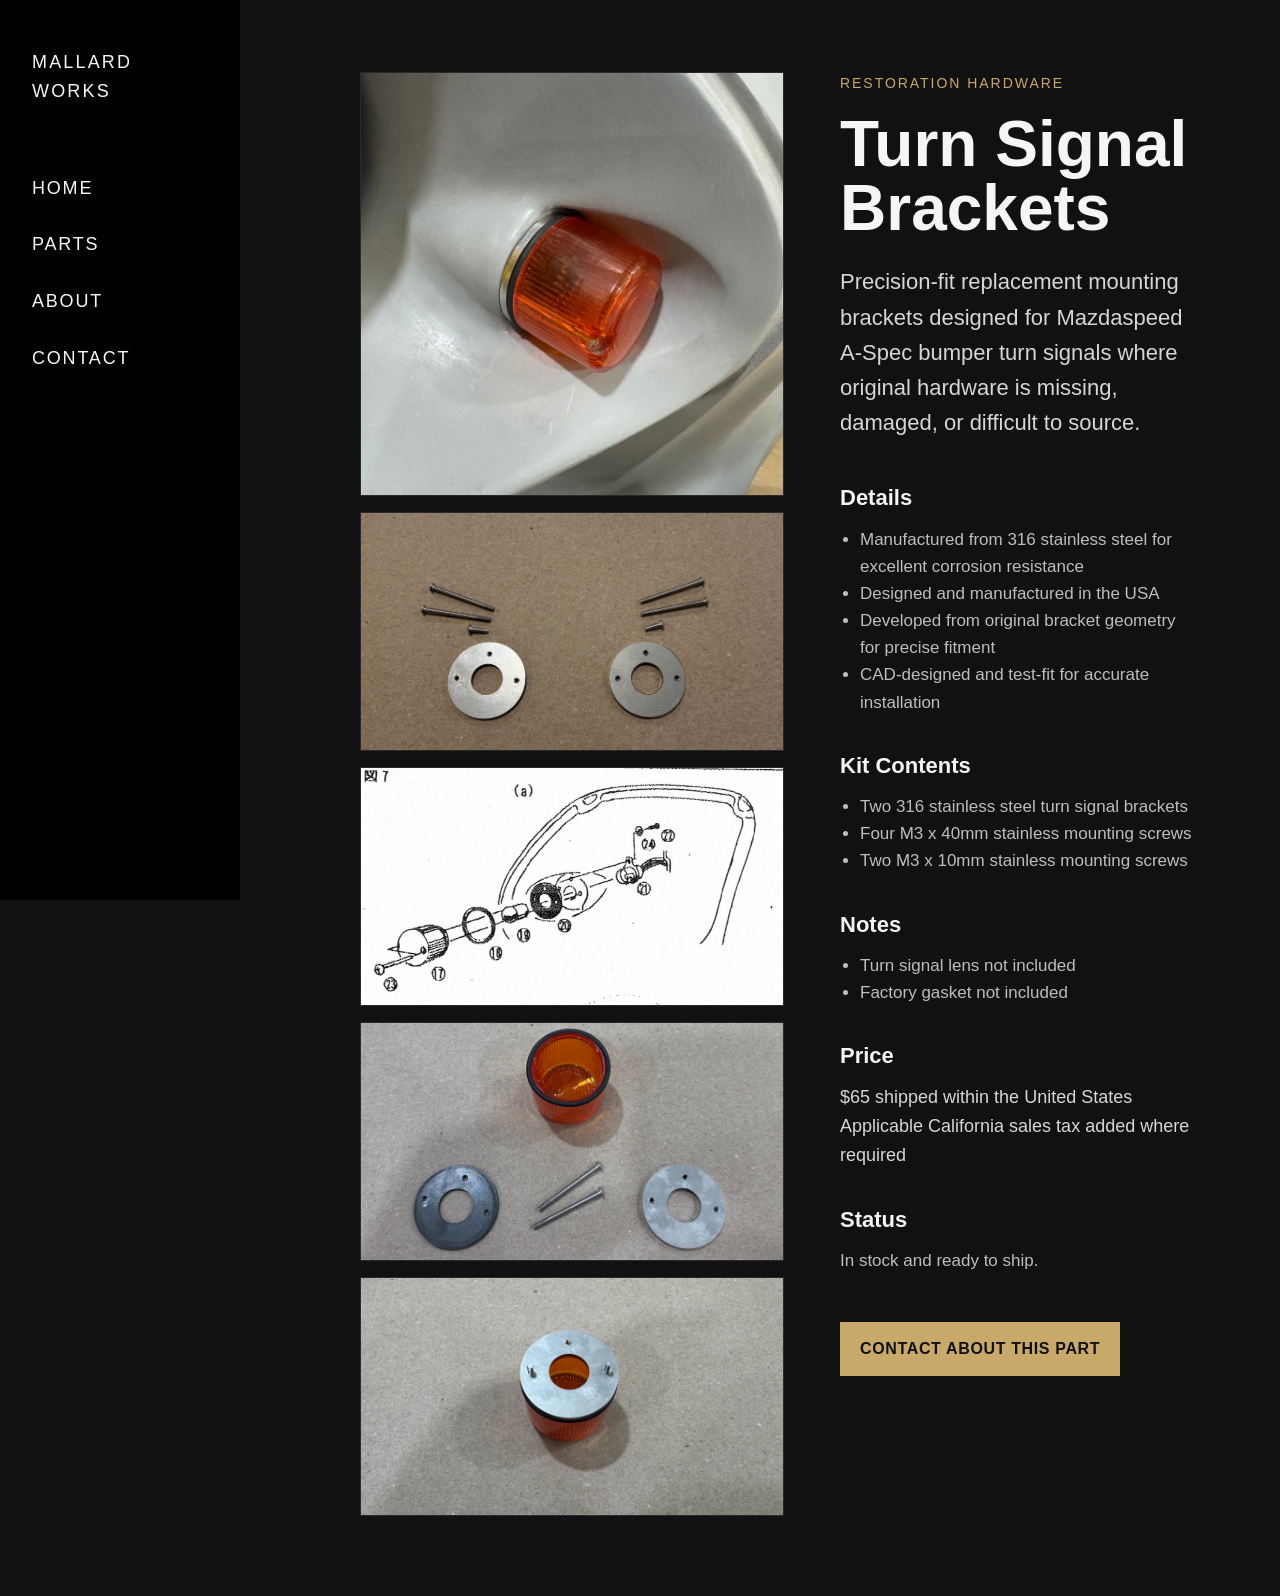
<file: parts/turn-signal-brackets.html>
<!DOCTYPE html>
<html>
<head>
    <title>Turn Signal Brackets | Mallard Works</title>
    <link rel="stylesheet" href="/styles/styles.css">
</head>

<body>
    <nav class="sidebar_nav">
        <div class="sidebar_logo">Mallard<br>Works</div>

        <a href="/index.html">Home</a>
        <a href="/parts/">Parts</a>
        <a href="/about.html">About</a>
        <a href="/contact.html">Contact</a>
    </nav>

    <main class="main_content">
        <section class="product_page">
            <div class="product_gallery">
                <img
                    class="product_main_image"
                    src="/images/turn-signal-brackets/turn-signal-bracket-installed.jpg"
                    alt="Turn signal bracket installed in bumper opening"
                >

                <div class="product_thumbnail_row">
                    <img src="/images/turn-signal-brackets/turn-signal-bracket-kit.jpg" alt="Turn signal bracket kit components">
                    <img src="/images/turn-signal-brackets/turn-signal-bracket-diagram.jpg" alt="Turn signal image from Mazdaspeed Instructions">
                    <img src="/images/turn-signal-brackets/turn-signal-bracket-01.jpg" alt="Turn signal bracket kit components">
                    <img src="/images/turn-signal-brackets/turn-signal-bracket-02.jpg" alt="Assembled turn signal bracket">                     
                </div>
            </div>

            <div class="product_details">
                <p class="eyebrow">Restoration Hardware</p>

                <h1>Turn Signal Brackets</h1>

                <p class="product_summary">
                    Precision-fit replacement mounting brackets designed for Mazdaspeed A-Spec bumper turn signals where original hardware is missing, damaged, or difficult to source.
                </p>

                <div class="product_section">
                    <h2>Details</h2>

                    <ul>
                        <li>Manufactured from 316 stainless steel for excellent corrosion resistance</li>
                        <li>Designed and manufactured in the USA</li>
                        <li>Developed from original bracket geometry for precise fitment</li>
                        <li>CAD-designed and test-fit for accurate installation</li>
                    </ul>
                </div>

                <div class="product_section">
                    <h2>Kit Contents</h2>

                    <ul>
                        <li>Two 316 stainless steel turn signal brackets</li>
                        <li>Four M3 x 40mm stainless mounting screws</li>
                        <li>Two M3 x 10mm stainless mounting screws</li>
                    </ul>
                </div>

                <div class="product_section">
                    <h2>Notes</h2>

                    <ul>
                        <li>Turn signal lens not included</li>
                        <li>Factory gasket not included</li>
                    </ul>
                </div>
                
               <div class="product_section product_shipping_note">
                    <h2>Price</h2>

                    <p>
                        $65 shipped within the United States<br>
                        Applicable California sales tax added where required
                    </p>
                </div>

                <div class="product_section">
                    <h2>Status</h2>
                    <p>
                        In stock and ready to ship.
                    </p>
                </div>

                <a class="product_cta" href="/contact.html">Contact About This Part</a>
            </div>
        </section>
    </main>
</body>
</html>
</file>
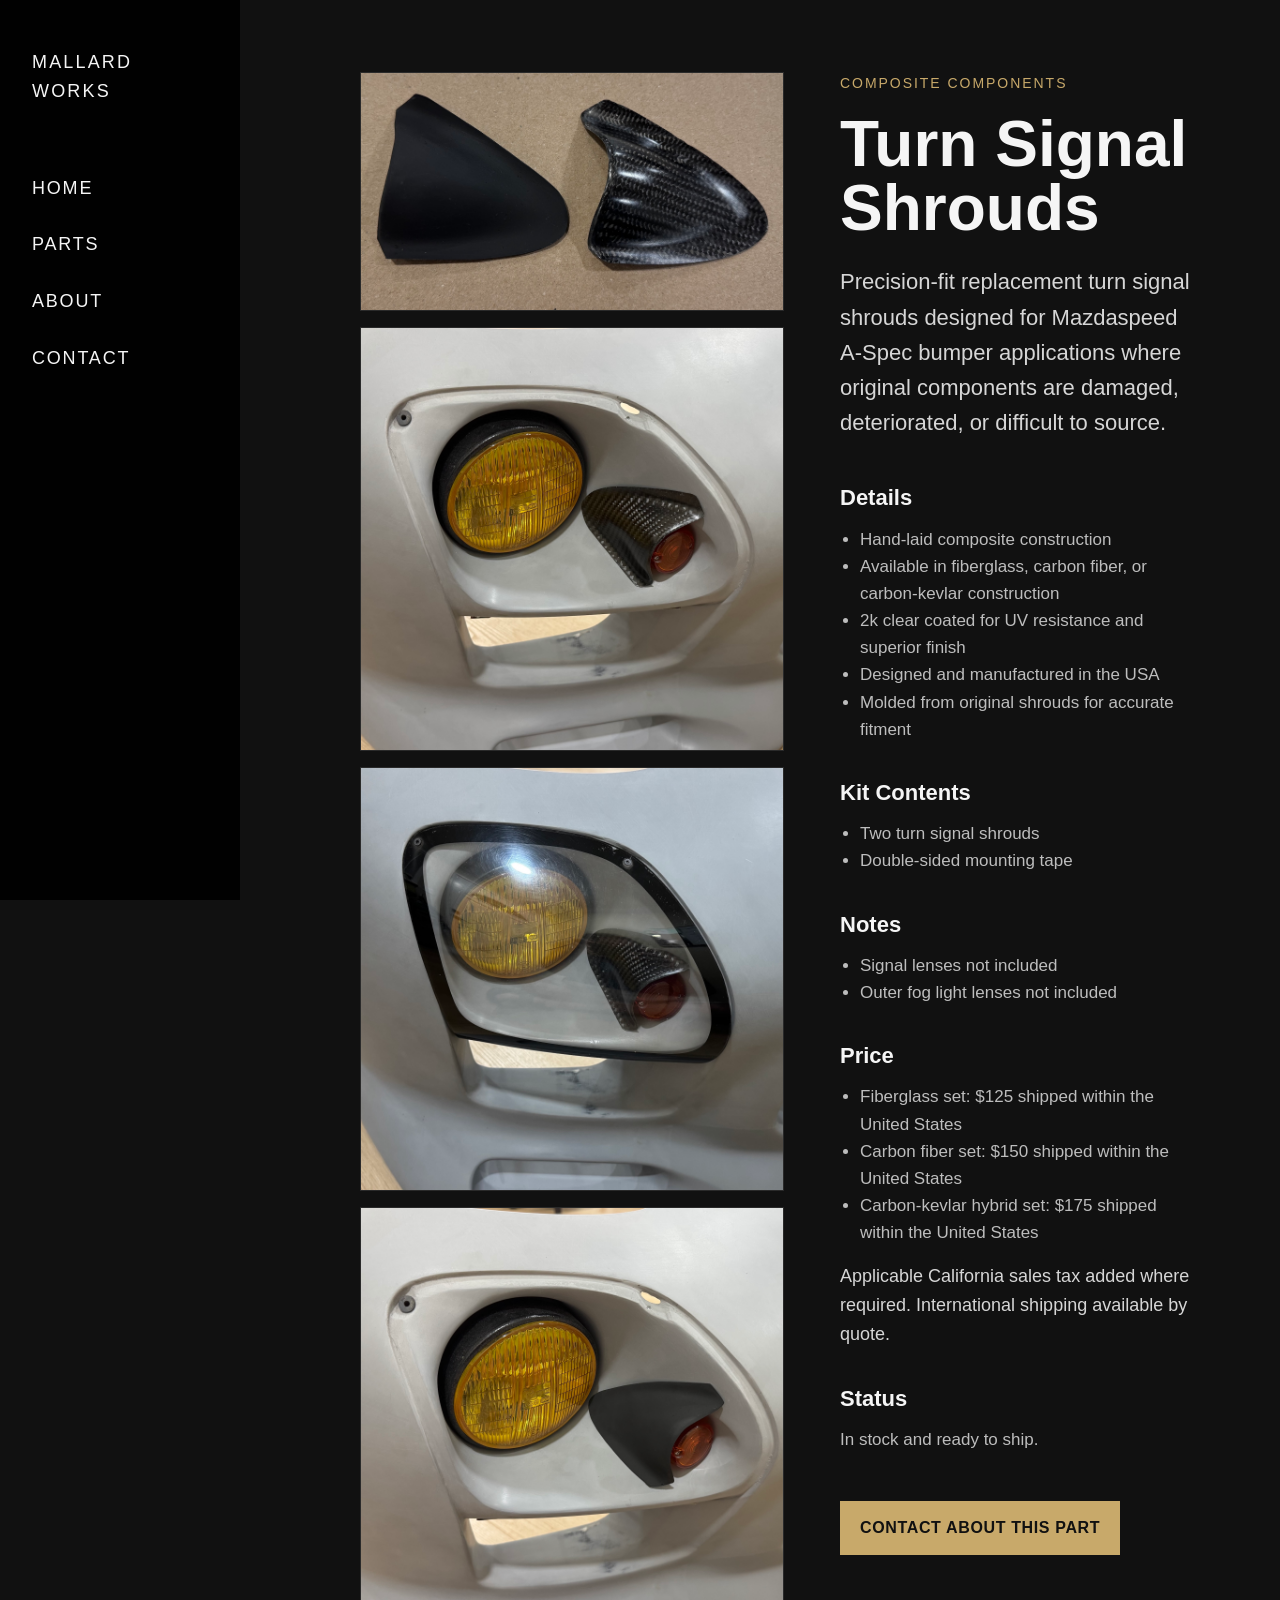
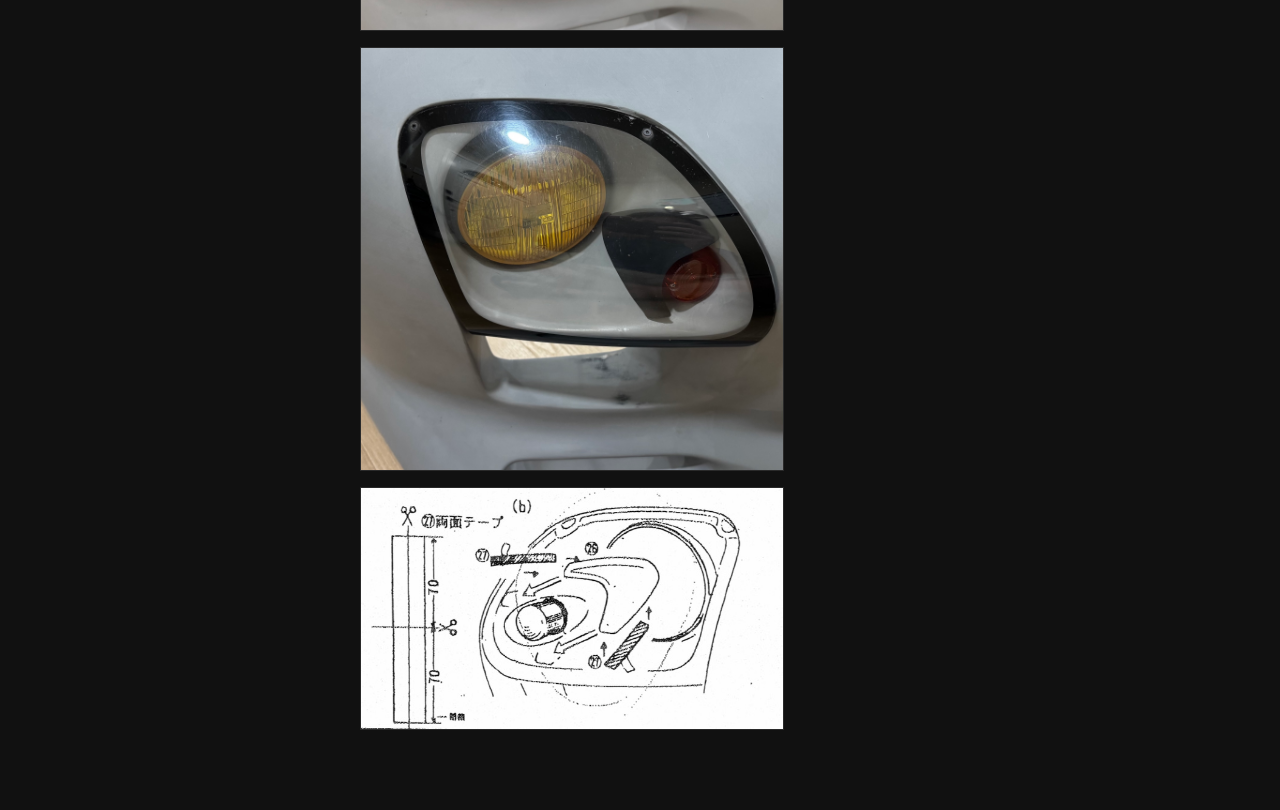
<file: parts/turn-signal-shrouds.html>
<!DOCTYPE html>
<html>
<head>
    <title>Turn Signal Shrouds | Mallard Works</title>
    <link rel="stylesheet" href="/styles/styles.css">
</head>

<body>
    <nav class="sidebar_nav">
        <div class="sidebar_logo">Mallard<br>Works</div>

        <a href="/index.html">Home</a>
        <a href="/parts/">Parts</a>
        <a href="/about.html">About</a>
        <a href="/contact.html">Contact</a>
    </nav>

    <main class="main_content">
        <section class="product_page">
            <div class="product_gallery">
                <img
                    class="product_main_image"
                    src="/images/turn-signal-shrouds/lenses-side-by-side.jpg"
                    alt="Turn signal lens comparison"
                >

                <div class="product_thumbnail_row">
                    <img src="/images/turn-signal-shrouds/carbon-shroud-no-lens.jpg" alt="Carbon fiber turn signal shroud">
                    
                    <img src="/images/turn-signal-shrouds/carbon-shroud-with-lens.jpg" alt="Carbon fiber turn signal shroud installed with lens">

                    <img src="/images/turn-signal-shrouds/standard-shroud-no-lens.jpg" alt="Standard turn signal shroud">
                    
                    <img src="/images/turn-signal-shrouds/standard-shroud-with-lens.jpg" alt="Standard turn signal shroud installed with lens">

                    <img src="/images/turn-signal-shrouds/turn-signal-shroud-diagram.jpg" alt="Turn signal shroud technical diagram">
                </div>
            </div>

            <div class="product_details">
                <p class="eyebrow">Composite Components</p>

                <h1>Turn Signal Shrouds</h1>

                <p class="product_summary">
                    Precision-fit replacement turn signal shrouds designed for Mazdaspeed A-Spec bumper applications where original components are damaged, deteriorated, or difficult to source.
                </p>

                <div class="product_section">
                    <h2>Details</h2>

                    <ul>
                        <li>Hand-laid composite construction</li>
                        <li>Available in fiberglass, carbon fiber, or carbon-kevlar construction</li>
                        <li>2k clear coated for UV resistance and superior finish</li>
                        <li>Designed and manufactured in the USA</li>
                        <li>Molded from original shrouds for accurate fitment</li>
                    </ul>
                </div>

                <div class="product_section">
                    <h2>Kit Contents</h2>

                    <ul>
                        <li>Two turn signal shrouds</li>
                        <li>Double-sided mounting tape</li>
                    </ul>
                </div>

                <div class="product_section">
                    <h2>Notes</h2>

                    <ul>
                        <li>Signal lenses not included</li>
                        <li>Outer fog light lenses not included</li>
                    </ul>
                </div>

                <div class="product_section product_shipping_note">
                    <h2>Price</h2>

                    <ul class="price_list">
                        <li>Fiberglass set: $125 shipped within the United States</li>
                        <li>Carbon fiber set: $150 shipped within the United States</li>
                        <li>Carbon-kevlar hybrid set: $175 shipped within the United States</li>
                    </ul>

                    <p>
                        Applicable California sales tax added where required. International shipping available by quote.
                    </p>
                </div>

                <div class="product_section">
                    <h2>Status</h2>

                    <p>
                        In stock and ready to ship.
                    </p>
                </div>

                <a class="product_cta" href="/contact.html">
                    Contact About This Part
                </a>
            </div>
        </section>
    </main>
</body>
</html>
</file>
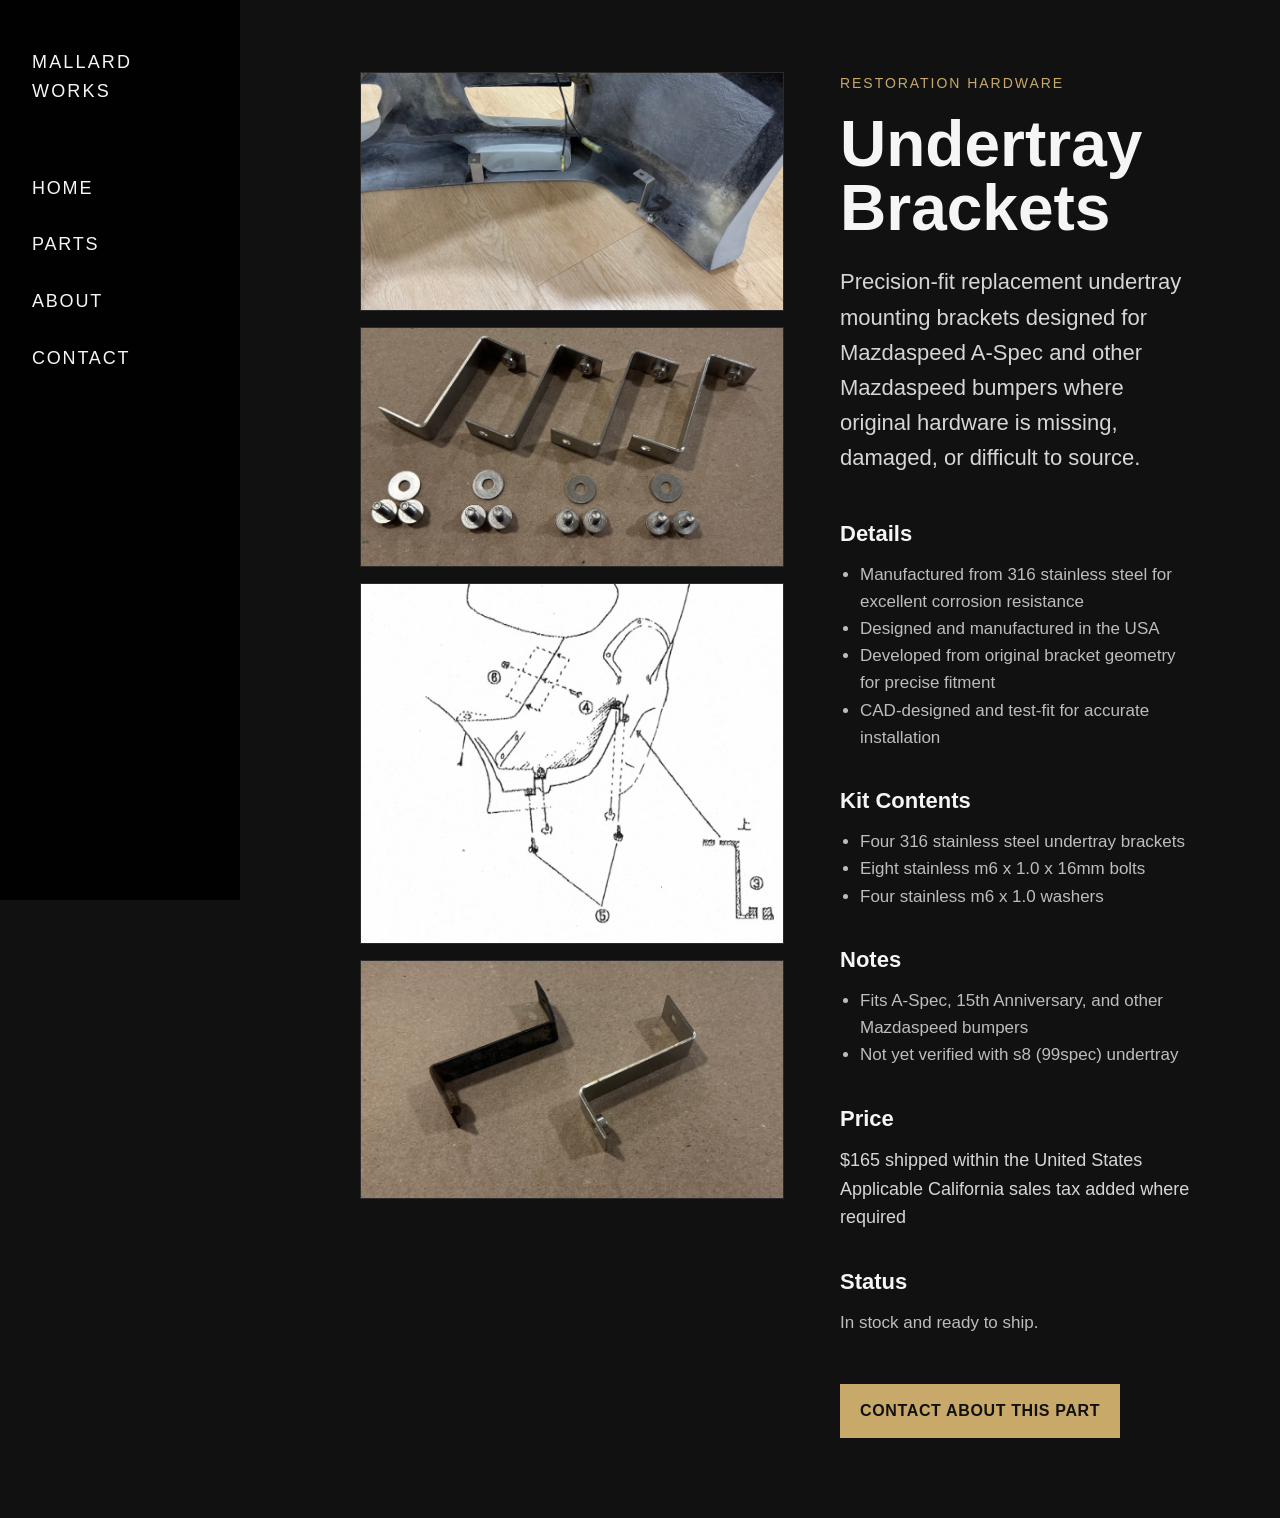
<file: parts/undertray-brackets.html>
<!DOCTYPE html>
<html>
<head>
    <title>Undertray Brackets | Mallard Works</title>
    <link rel="stylesheet" href="/styles/styles.css">
</head>

<body>
    <nav class="sidebar_nav">
        <div class="sidebar_logo">Mallard<br>Works</div>

        <a href="/index.html">Home</a>
        <a href="/parts/">Parts</a>
        <a href="/about.html">About</a>
        <a href="/contact.html">Contact</a>
    </nav>

    <main class="main_content">
        <section class="product_page">
            <div class="product_gallery">
                <img
                    class="product_main_image"
                    src="/images/undertray-brackets/undertray-bracket-installed.jpg"
                    alt="Undertray bracket installed"
                >

                <div class="product_thumbnail_row">
                    <img src="/images/undertray-brackets/undertray-bracket-kit.jpg" alt="Undertray bracket kit components">
                    <img src="/images/undertray-brackets/undertray-bracket-diagram.jpg" alt="Undertray bracket technical diagram">
                    <img src="/images/undertray-brackets/undertray-bracket-comparison.jpg" alt="Undertray bracket comparison">
                </div>
            </div>

            <div class="product_details">
                <p class="eyebrow">Restoration Hardware</p>

                <h1>Undertray Brackets</h1>

                <p class="product_summary">
                    Precision-fit replacement undertray mounting brackets designed for Mazdaspeed A-Spec and other Mazdaspeed bumpers where original hardware is missing, damaged, or difficult to source.
                </p>

                <div class="product_section">
                    <h2>Details</h2>

                    <ul>
                        <li>Manufactured from 316 stainless steel for excellent corrosion resistance</li>
                        <li>Designed and manufactured in the USA</li>
                        <li>Developed from original bracket geometry for precise fitment</li>
                        <li>CAD-designed and test-fit for accurate installation</li>
                    </ul>
                </div>

                <div class="product_section">
                    <h2>Kit Contents</h2>

                    <ul>
                        <li>Four 316 stainless steel undertray brackets</li>
                        <li>Eight stainless m6 x 1.0 x 16mm bolts </li>
                        <li>Four stainless m6 x 1.0 washers </li>
                    </ul>
                </div>
                
                <div class="product_section">
                    <h2>Notes</h2>

                    <ul>
                        <li>Fits A-Spec, 15th Anniversary, and other Mazdaspeed bumpers</li>
                        <li>Not yet verified with s8 (99spec) undertray</li>
                    </ul>
                </div>

               <div class="product_section product_shipping_note">
                    <h2>Price</h2>

                    <p>
                        $165 shipped within the United States<br>
                        Applicable California sales tax added where required
                    </p>
                </div>
                
                <div class="product_section">
                    <h2>Status</h2>

                    <p>
                        In stock and ready to ship.
                    </p>
                </div>

                <a class="product_cta" href="/contact.html">
                    Contact About This Part
                </a>
            </div>
        </section>
    </main>
</body>
</html>
</file>
<file: styles/styles.css>
/* Mallard Works - Starting Stylesheet */

* {
    box-sizing: border-box;
    margin: 0;
    padding: 0;
}

html,
body {
    height: 100%;
    scroll-behavior: smooth;
}

body {
    font-family: "Helvetica Neue", Arial, sans-serif;
    background-color: #111;
    color: #f5f5f5;
    line-height: 1.6;
}

/* LEFT SIDEBAR */

.sidebar_nav {
    position: fixed;
    top: 0;
    left: 0;

    width: 240px;
    height: 100vh;

    padding: 48px 32px;

    background-color: rgba(0, 0, 0, 0.92);

    display: flex;
    flex-direction: column;
    gap: 28px;

    z-index: 1000;
}

.sidebar_logo {
    margin-bottom: 40px;

    font-size: 18px;
    font-weight: 500;
    letter-spacing: 0.12em;
    text-transform: uppercase;
}

.sidebar_nav a {
    color: #f5f5f5;

    text-decoration: none;

    font-size: 18px;
    font-weight: 500;

    letter-spacing: 0.10em;
    text-transform: uppercase;

    transition: color 0.2s ease;
}

.sidebar_nav a:hover {
    color: #c8a96a;
}

/* MAIN CONTENT AREA */

.main_content {
    margin-left: 240px;
    min-height: 100vh;
    padding: 72px 80px 80px 120px;
    width: calc(100% - 240px);
}

.page_content {
    width: 100%;
    max-width: 1300px;
}

/* HERO SECTION */

.hero_wrapper {
    width: min(100%, 1150px);
    min-height: 540px;

    display: flex;
    align-items: center;

    padding: 48px;

    background-image: url("/images/hero.jpg");
    background-size: cover;
    background-position: 35% center;
    background-repeat: no-repeat;
}

.hero {
    max-width: 1000px;
    width: 100%;
}

/* MISSION STATEMENT */

.mission_statement {
    font-size: clamp(28px, 4vw, 64px);

    font-weight: 500;
    line-height: 1.05;

    color: #ffffff;

    max-width: 700px;
}

/* OPTIONAL GOLD ACCENT LINE */

.hero_line {
    width: 2px;
    height: 500px;

    background-color: #c8a96a;

    margin-right: 48px;
}

/* =========================
   PARTS PAGE
========================= */

.page_content h1 {
    font-size: clamp(42px, 6vw, 84px);
    line-height: 1;
    margin-bottom: 24px;
}

.page_intro {
    max-width: 720px;
    font-size: 22px;
    color: #cfcfcf;
    margin-bottom: 56px;
}

.parts_grid {
    display: grid;
    grid-template-columns: repeat(auto-fit, minmax(320px, 1fr));
    gap: 32px;
    width: 100%;
}

.part_card {
    display: block;
    color: #f5f5f5;
    text-decoration: none;
    background-color: #181818;
    border: 1px solid #2a2a2a;
    padding: 18px;
    transition: transform 0.2s ease, border-color 0.2s ease;
}

.part_card:hover {
    transform: translateY(-4px);
    border-color: #c8a96a;
}

.part_card img {
    width: 100%;
    height: 220px;
    object-fit: cover;
    display: block;
    margin-bottom: 20px;
}

.part_card h2 {
    font-size: 24px;
    margin-bottom: 8px;
}

.part_card p {
    color: #bdbdbd;
    font-size: 16px;
}

/* =========================
   PRODUCT PAGE
========================= */

.product_page {
    display: grid;
    grid-template-columns: minmax(420px, 1.1fr) minmax(360px, 0.9fr);
    gap: 56px;
    align-items: start;
    width: 100%;
    max-width: 1300px;
}

.product_gallery {
    width: 100%;
}

.product_main_image {
    width: 100%;
    max-height: 620px;
    object-fit: cover;
    display: block;
    border: 1px solid #2a2a2a;
}

.product_thumbnail_row {
    display: flex;
    flex-direction: column;
    gap: 16px;
    margin-top: 16px;
    width: 100%;
}

.product_thumbnail_row img {
    width: 100%;
    height: auto;
    display: block;
    border: 1px solid #2a2a2a;
}

.product_details h1 {
    font-size: clamp(42px, 5vw, 72px);
    line-height: 1;
    margin-bottom: 24px;
}

.eyebrow {
    color: #c8a96a;
    text-transform: uppercase;
    letter-spacing: 0.14em;
    font-size: 14px;
    margin-bottom: 18px;
}

.product_summary {
    font-size: 22px;
    color: #d6d6d6;
    margin-bottom: 40px;
}

.product_section {
    margin-bottom: 32px;
}

.product_section h2 {
    font-size: 22px;
    margin-bottom: 10px;
}

.product_section p,
.product_section li {
    color: #bdbdbd;
    font-size: 17px;
}

.product_section ul {
    padding-left: 20px;
}

.product_cta {
    display: inline-block;
    margin-top: 16px;
    padding: 14px 20px;
    color: #111;
    background-color: #c8a96a;
    text-decoration: none;
    font-weight: 600;
    letter-spacing: 0.04em;
    text-transform: uppercase;
}

.product_shipping_note {
    margin-bottom: 32px;
}

.product_shipping_note p {
    color: #d6d6d6;
    font-size: 18px;
    line-height: 1.6;
}

.price_list {
    padding-left: 20px;
    margin-bottom: 16px;
}


/* =========================
   CONTENT PAGES
========================= */

.page_intro {
    max-width: 900px;
    margin-bottom: 80px;
}

.content_section {
    margin-bottom: 64px;
}

.content_section h2 {
    font-size: 2.2rem;
    margin-bottom: 20px;
}

.content_section p {
    max-width: 900px;
    line-height: 1.8;
    margin-bottom: 24px;
    color: #cfcfcf;
}

/* =========================
   CONTACT PAGE
========================= */

.text_link {
    color: #c8a96a;
    text-decoration: none;
    font-weight: 600;
}

.text_link:hover {
    text-decoration: underline;
}

/* =========================
   CONTENT IMAGE LAYOUT
========================= */

.content_with_image {
    display: grid;
    grid-template-columns: minmax(420px, 0.95fr) minmax(280px, 0.55fr);
    gap: 72px;
    align-items: start;
    max-width: 1300px;
}

.heritage_image_panel {
    width: 100%;

    display: flex;
    flex-direction: column;
    gap: 16px;
}

.heritage_image_panel img {
    width: 100%;
    display: block;
    border: 1px solid #2a2a2a;
    opacity: 0.9;
}
</file>
